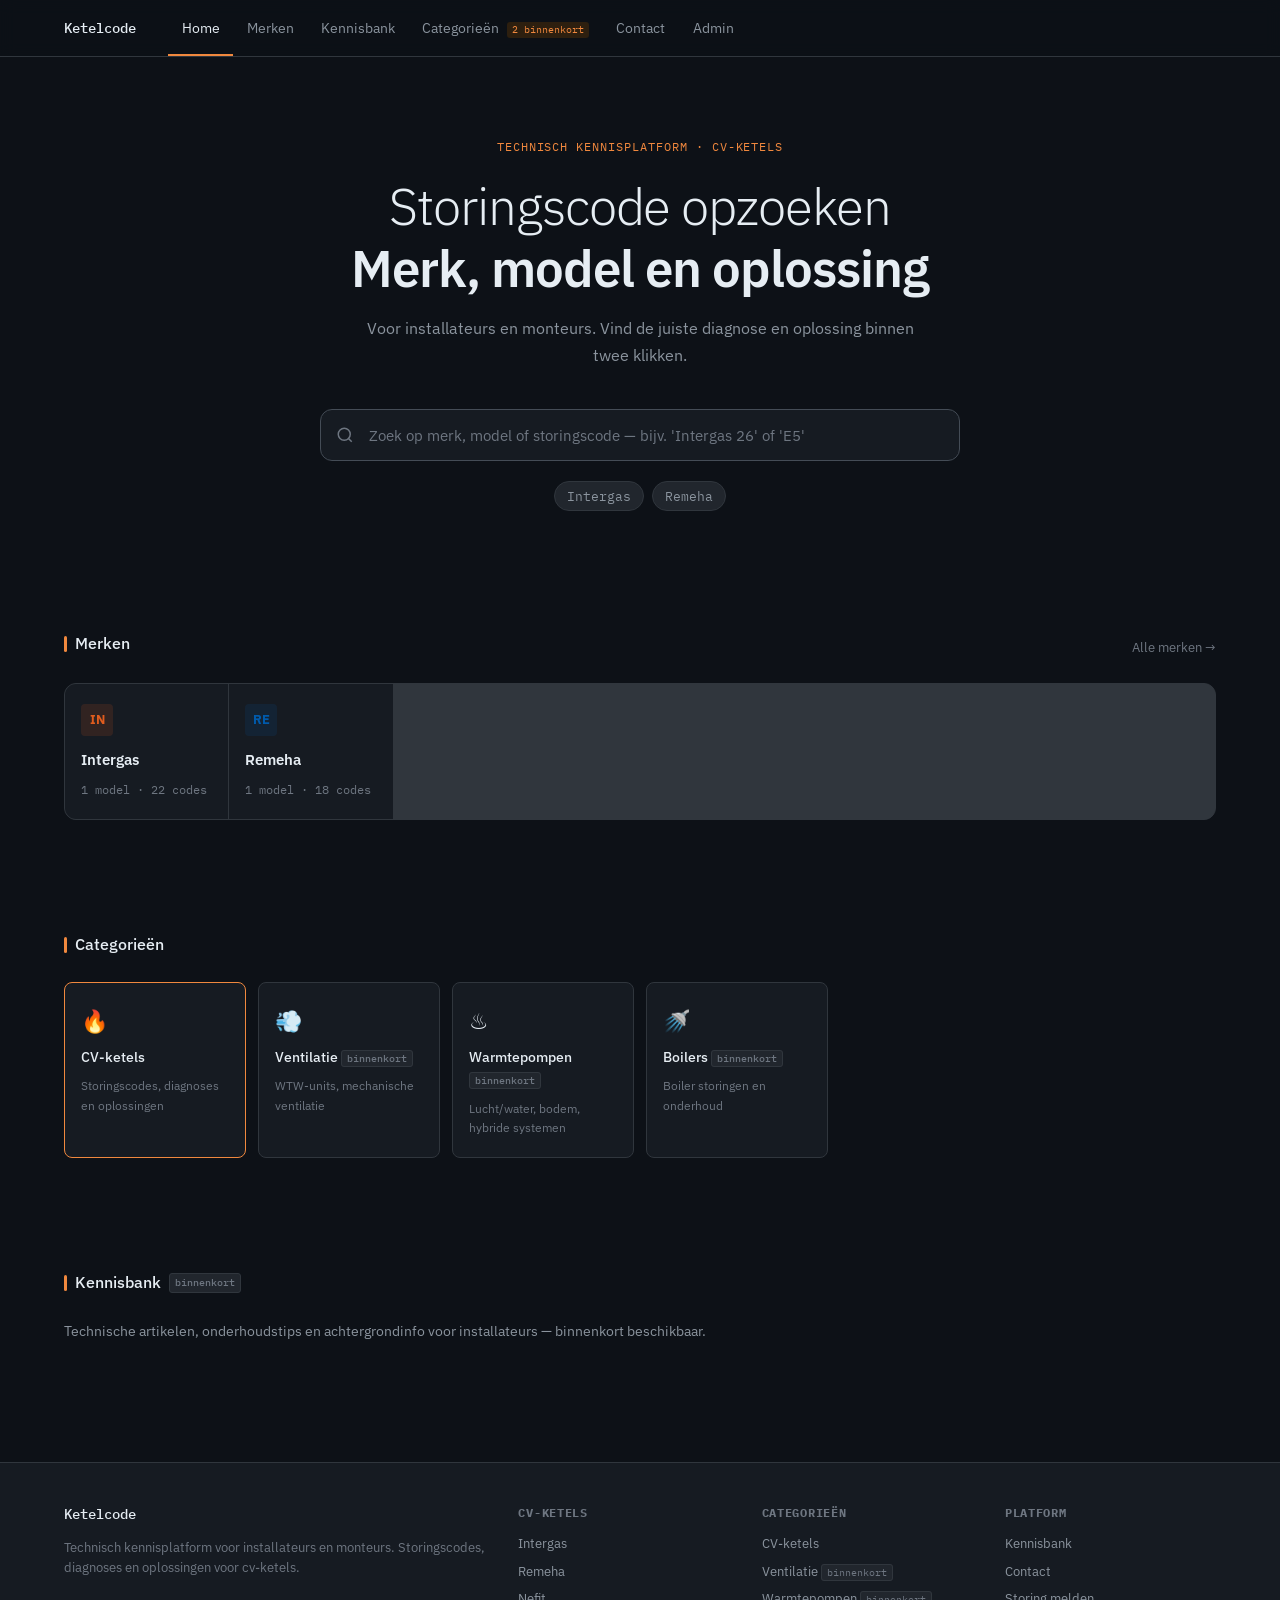
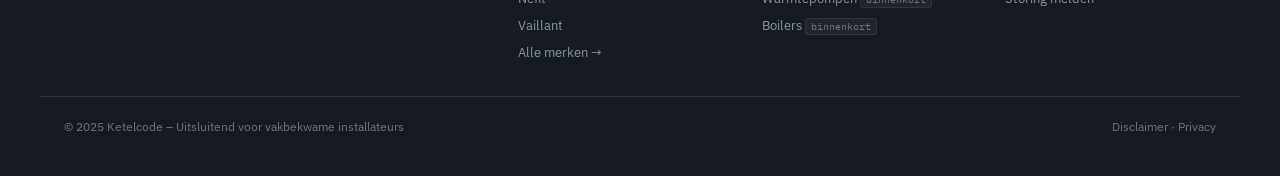
<file: index.html>
<!DOCTYPE html>
<html lang="nl">
<head>
<meta charset="UTF-8">
<meta name="viewport" content="width=device-width, initial-scale=1.0">
<title>Ketelcode – Technisch Kennisplatform voor Installateurs</title>
<meta name="description" content="Professioneel kennisplatform voor cv-ketel storingscodes. Zoek per merk, model en storingscode. Voor installateurs en monteurs.">
<link rel="preconnect" href="https://fonts.googleapis.com">
<link rel="stylesheet" href="https://fonts.googleapis.com/css2?family=IBM+Plex+Mono:wght@400;500&family=IBM+Plex+Sans:wght@300;400;500;600&display=swap">
<link rel="stylesheet" href="assets/css/ketelcode.css?v=2">
</head>
<body>

<!-- NAV -->
<nav>
  <div class="nav-inner">
    <div class="logo" onclick="showPage('home')">Ketelcode</div>
    <ul class="nav-links">
      <li><a href="#" class="active" id="nav-home" onclick="showPage('home');return false;">Home</a></li>
      <li><a href="#" id="nav-merken" onclick="showPage('merken');return false;">Merken</a></li>
      <li><a href="#" id="nav-kennisbank" onclick="showPage('kennisbank');return false;">Kennisbank</a></li>
      <li>
        <button onclick="alert('Categorieën: CV-ketels (actief). Ventilatie en warmtepompen volgen.')">
          Categorieën <span class="nav-badge">2 binnenkort</span>
        </button>
      </li>
      <li><a href="#" id="nav-contact" onclick="showPage('contact');return false;">Contact</a></li>
      <li><a href="admin/index.html" target="_blank" rel="noopener">Admin</a></li>
    </ul>
  </div>
</nav>

<!-- ═══════════════════════════════════════
     PAGE: HOME
═══════════════════════════════════════ -->
<div id="page-home" class="page active">

  <div class="hero">
    <div class="hero-eyebrow">Technisch kennisplatform · CV-ketels</div>
    <h1>Storingscode opzoeken<br><strong>Merk, model en oplossing</strong></h1>
    <p class="hero-sub">Voor installateurs en monteurs. Vind de juiste diagnose en oplossing binnen twee klikken.</p>

    <div class="search-bar-wrap">
      <svg class="search-icon" width="18" height="18" fill="none" stroke="currentColor" stroke-width="2" viewBox="0 0 24 24"><circle cx="11" cy="11" r="8"/><path d="m21 21-4.35-4.35"/></svg>
      <input id="hero-search" class="search-bar" type="search" placeholder="Zoek op merk, model of storingscode — bijv. 'Intergas 26' of 'E5'" autocomplete="off" oninput="handleSearch(this.value)" onfocus="handleSearch(this.value)">
      <div class="search-results" id="search-results"></div>
    </div>

    <div class="quick-tags" id="hero-quick-tags"></div>
  </div>

  <div class="container">

    <div class="section">
      <div class="section-header">
        <div class="section-title">Merken</div>
        <span class="section-link" onclick="showPage('merken')">Alle merken →</span>
      </div>
      <div class="brand-grid" id="home-brand-grid"></div>
    </div>

    <div class="section">
      <div class="section-header">
        <div class="section-title">Categorieën</div>
      </div>
      <div class="cat-grid">
        <div class="cat-card active" onclick="showPage('merken')">
          <div class="cat-icon">🔥</div>
          <div class="cat-name">CV-ketels</div>
          <div class="cat-desc">Storingscodes, diagnoses en oplossingen</div>
        </div>
        <div class="cat-card">
          <div class="cat-icon">💨</div>
          <div class="cat-name">Ventilatie <span class="soon-badge">binnenkort</span></div>
          <div class="cat-desc">WTW-units, mechanische ventilatie</div>
        </div>
        <div class="cat-card">
          <div class="cat-icon">♨️</div>
          <div class="cat-name">Warmtepompen <span class="soon-badge">binnenkort</span></div>
          <div class="cat-desc">Lucht/water, bodem, hybride systemen</div>
        </div>
        <div class="cat-card">
          <div class="cat-icon">🚿</div>
          <div class="cat-name">Boilers <span class="soon-badge">binnenkort</span></div>
          <div class="cat-desc">Boiler storingen en onderhoud</div>
        </div>
      </div>
    </div>

    <div class="section">
      <div class="section-header">
        <div class="section-title">Kennisbank <span class="soon-badge">binnenkort</span></div>
      </div>
      <p class="coming-soon-text">Technische artikelen, onderhoudstips en achtergrondinfo voor installateurs — binnenkort beschikbaar.</p>
    </div>

  </div>
</div>

<!-- ═══════════════════════════════════════
     PAGE: MERKEN OVERZICHT
═══════════════════════════════════════ -->
<div id="page-merken" class="page">
  <div class="page-header">
    <div class="container">
      <div class="breadcrumb">
        <span onclick="showPage('home')">Home</span>
        <span class="sep">›</span>
        <span class="current">Merken</span>
      </div>
      <h1>CV-ketel merken</h1>
      <p>Selecteer een merk om modellen en storingscodes te bekijken.</p>
    </div>
  </div>
  <div class="container">
    <div class="section">
      <div class="brand-grid" id="merken-brand-grid"></div>
    </div>
  </div>
</div>

<!-- ═══════════════════════════════════════
     PAGE: MERK
═══════════════════════════════════════ -->
<div id="page-merk" class="page">
  <div class="page-header">
    <div class="container">
      <div class="breadcrumb" id="merk-breadcrumb"></div>
      <h1 id="merk-title"></h1>
      <p id="merk-desc"></p>
    </div>
  </div>
  <div class="container">
    <div class="section">
      <div class="section-header">
        <div class="section-title">Modellen</div>
      </div>
      <div class="models-grid" id="models-grid"></div>
    </div>
    <div class="section">
      <div class="section-header">
        <div class="section-title">Alle storingen – <span id="merk-name-inline"></span></div>
      </div>
      <input class="table-search" type="search" id="merk-table-search" placeholder="Filter op code of beschrijving…" oninput="filterMerkTable(this.value)">
      <div class="table-wrap">
        <table class="storingen-table" id="merk-table">
          <thead>
            <tr>
              <th>Code</th>
              <th>Model</th>
              <th>Beschrijving</th>
            </tr>
          </thead>
          <tbody id="merk-table-body"></tbody>
        </table>
      </div>
    </div>
  </div>
</div>

<!-- ═══════════════════════════════════════
     PAGE: MODEL
═══════════════════════════════════════ -->
<div id="page-model" class="page">
  <div class="page-header">
    <div class="container">
      <div class="breadcrumb" id="model-breadcrumb"></div>
      <h1 id="model-title"></h1>
      <p id="model-desc"></p>
    </div>
  </div>
  <div class="container">
    <div class="section">
      <div class="table-wrap">
        <table class="storingen-table" id="model-table">
          <thead>
            <tr>
              <th>Code</th>
              <th>Beschrijving</th>
            </tr>
          </thead>
          <tbody id="model-table-body"></tbody>
        </table>
      </div>
    </div>
  </div>
</div>

<!-- ═══════════════════════════════════════
     PAGE: STORING DETAIL
═══════════════════════════════════════ -->
<div id="page-storing" class="page">
  <div class="storing-header">
    <div class="container--narrow">
      <div class="breadcrumb" id="storing-breadcrumb"></div>
      <div class="storing-title-row">
        <div class="storing-code-big" id="storing-code-display"></div>
        <div class="storing-title-info">
          <h1 id="storing-h1"></h1>
          <div class="storing-meta-row" id="storing-meta-row"></div>
        </div>
      </div>
    </div>
  </div>

  <div class="container--narrow" style="padding-top:2.5rem; padding-bottom:4rem;">
    <div id="storing-body"></div>
  </div>
</div>

<!-- ═══════════════════════════════════════
     PAGE: KENNISBANK
═══════════════════════════════════════ -->
<div id="page-kennisbank" class="page">
  <div class="page-header">
    <div class="container">
      <div class="breadcrumb">
        <span onclick="showPage('home')">Home</span>
        <span class="sep">›</span>
        <span class="current">Kennisbank</span>
      </div>
      <h1>Kennisbank <span class="soon-badge">binnenkort</span></h1>
      <p>Technische artikelen, onderhoudstips en achtergrondinfo voor installateurs.</p>
    </div>
  </div>
  <div class="container">
    <div class="section">
      <p class="coming-soon-text">De kennisbank wordt binnenkort aangevuld met artikelen voor installateurs.</p>
    </div>
  </div>
</div>

<!-- ═══════════════════════════════════════
     PAGE: CONTACT
═══════════════════════════════════════ -->
<div id="page-contact" class="page">
  <div class="page-header">
    <div class="container">
      <div class="breadcrumb">
        <span onclick="showPage('home')">Home</span>
        <span class="sep">›</span>
        <span class="current">Contact</span>
      </div>
      <h1>Contact</h1>
      <p>Feedback, foutmeldingen of een ontbrekende storing doorgeven?</p>
    </div>
  </div>
  <div class="container">
    <div class="section">
      <div class="info-grid" style="max-width:700px">
        <div class="info-block">
          <div class="info-block-title"><span class="dot dot-blue"></span>Storing melden of aanvullen</div>
          <p style="font-size:14px;color:var(--c-text2);line-height:1.6">Staat uw merk, model of storingscode er nog niet bij? Stuur ons de details en we voegen het toe aan de database.</p>
          <p style="font-size:13px;color:var(--c-text3);margin-top:0.75rem;font-family:var(--font-mono)">info@ketelcode.nl</p>
        </div>
        <div class="info-block">
          <div class="info-block-title"><span class="dot dot-amber"></span>Fout gevonden?</div>
          <p style="font-size:14px;color:var(--c-text2);line-height:1.6">Klopt een oorzaak of oplossing niet? Meld het via onderstaand e-mailadres met de storingscode en het correcte advies.</p>
          <p style="font-size:13px;color:var(--c-text3);margin-top:0.75rem;font-family:var(--font-mono)">redactie@ketelcode.nl</p>
        </div>
        <div class="info-block" style="grid-column:1/-1">
          <div class="info-block-title"><span class="dot dot-accent"></span>Disclaimer</div>
          <p style="font-size:13.5px;color:var(--c-text2);line-height:1.6">De informatie op dit platform is bedoeld als technische ondersteuning voor vakbekwame installateurs. Aan de inhoud kunnen geen rechten worden ontleend. Werkzaamheden aan gastoestellen mogen uitsluitend worden uitgevoerd door gecertificeerde installateurs.</p>
        </div>
      </div>
    </div>
  </div>
</div>

<!-- FOOTER -->
<footer>
  <div class="footer-inner">
    <div>
      <div class="footer-logo">Ketelcode</div>
      <p class="footer-desc">Technisch kennisplatform voor installateurs en monteurs. Storingscodes, diagnoses en oplossingen voor cv-ketels.</p>
    </div>
    <div class="footer-col">
      <h4>CV-Ketels</h4>
      <ul>
        <li onclick="openMerk('intergas')">Intergas</li>
        <li onclick="openMerk('remeha')">Remeha</li>
        <li onclick="openMerk('nefit')">Nefit</li>
        <li onclick="openMerk('vaillant')">Vaillant</li>
        <li onclick="showPage('merken')">Alle merken →</li>
      </ul>
    </div>
    <div class="footer-col">
      <h4>Categorieën</h4>
      <ul>
        <li onclick="showPage('merken')">CV-ketels</li>
        <li>Ventilatie <span class="soon-badge">binnenkort</span></li>
        <li>Warmtepompen <span class="soon-badge">binnenkort</span></li>
        <li>Boilers <span class="soon-badge">binnenkort</span></li>
      </ul>
    </div>
    <div class="footer-col">
      <h4>Platform</h4>
      <ul>
        <li onclick="showPage('kennisbank')">Kennisbank</li>
        <li onclick="showPage('contact')">Contact</li>
        <li onclick="showPage('contact')">Storing melden</li>
      </ul>
    </div>
  </div>
  <div class="footer-bottom">
    <span>© 2025 Ketelcode – Uitsluitend voor vakbekwame installateurs</span>
    <span>Disclaimer · Privacy</span>
  </div>
</footer>

<script src="assets/js/ketelcode.js?v=4"></script>
</body>
</html>
</file>
<file: assets/css/ketelcode.css>
*, *::before, *::after { box-sizing: border-box; margin: 0; padding: 0; }

:root {
  --c-bg: #0d1117;
  --c-bg2: #161b22;
  --c-bg3: #21262d;
  --c-border: #30363d;
  --c-border2: #444c56;
  --c-text: #e6edf3;
  --c-text2: #8b949e;
  --c-text3: #6e7681;
  --c-accent: #f0883e;
  --c-accent-dim: #2d1f0f;
  --c-blue: #58a6ff;
  --c-blue-dim: #0d2240;
  --c-green: #3fb950;
  --c-green-dim: #0d2c18;
  --c-red: #f85149;
  --c-red-dim: #2d0f0f;
  --c-amber: #d29922;
  --c-amber-dim: #2d2208;
  --font-sans: 'IBM Plex Sans', system-ui, sans-serif;
  --font-mono: 'IBM Plex Mono', 'Courier New', monospace;
  --radius-sm: 4px;
  --radius-md: 8px;
  --radius-lg: 12px;
}

html { scroll-behavior: smooth; }

body {
  font-family: var(--font-sans);
  background: var(--c-bg);
  color: var(--c-text);
  font-size: 15px;
  line-height: 1.6;
  min-height: 100vh;
}

a { color: var(--c-blue); text-decoration: none; }
a:hover { text-decoration: underline; }

/* ── NAV ── */
nav {
  position: sticky;
  top: 0;
  z-index: 100;
  background: rgba(13,17,23,0.92);
  backdrop-filter: blur(8px);
  border-bottom: 1px solid var(--c-border);
}
.nav-inner {
  max-width: 1200px;
  margin: 0 auto;
  padding: 0 1.5rem;
  height: 56px;
  display: flex;
  align-items: center;
  gap: 2rem;
}
.logo {
  font-family: var(--font-mono);
  font-size: 14px;
  font-weight: 500;
  color: var(--c-text);
  white-space: nowrap;
  cursor: pointer;
}
.logo span { color: var(--c-accent); }
.nav-links {
  display: flex;
  gap: 0;
  list-style: none;
  flex: 1;
}
.nav-links li a, .nav-links li button {
  display: block;
  padding: 0 0.85rem;
  height: 56px;
  line-height: 56px;
  font-size: 13.5px;
  color: var(--c-text2);
  background: none;
  border: none;
  cursor: pointer;
  font-family: var(--font-sans);
  white-space: nowrap;
  transition: color 0.15s;
}
.nav-links li a:hover, .nav-links li button:hover,
.nav-links li a.active { color: var(--c-text); text-decoration: none; }
.nav-links li a.active { border-bottom: 2px solid var(--c-accent); }
.nav-badge {
  display: inline-block;
  font-size: 10px;
  background: var(--c-accent-dim);
  color: var(--c-accent);
  border-radius: 3px;
  padding: 1px 5px;
  margin-left: 5px;
  vertical-align: middle;
  font-family: var(--font-mono);
  line-height: 1.4;
}

/* ── PAGES ── */
.page { display: none; }
.page.active { display: block; }

/* ── LAYOUT ── */
.container { max-width: 1200px; margin: 0 auto; padding: 0 1.5rem; }
.container--narrow { max-width: 860px; margin: 0 auto; padding: 0 1.5rem; }

/* ── HERO ── */
.hero {
  padding: 5rem 1.5rem 4rem;
  max-width: 1200px;
  margin: 0 auto;
  text-align: center;
}
.hero-eyebrow {
  font-family: var(--font-mono);
  font-size: 12px;
  color: var(--c-accent);
  letter-spacing: 0.08em;
  text-transform: uppercase;
  margin-bottom: 1.25rem;
}
.hero h1 {
  font-size: clamp(2rem, 5vw, 3.2rem);
  font-weight: 300;
  line-height: 1.2;
  color: var(--c-text);
  margin-bottom: 1rem;
  letter-spacing: -0.02em;
}
.hero h1 strong { font-weight: 600; color: var(--c-text); }
.hero-sub {
  font-size: 16px;
  color: var(--c-text2);
  max-width: 560px;
  margin: 0 auto 2.5rem;
  line-height: 1.7;
}

/* ── SEARCH ── */
.search-bar-wrap {
  max-width: 640px;
  margin: 0 auto;
  position: relative;
}
.search-bar {
  width: 100%;
  padding: 0 1.25rem 0 3rem;
  height: 52px;
  background: var(--c-bg2);
  border: 1px solid var(--c-border2);
  border-radius: var(--radius-lg);
  font-size: 15px;
  color: var(--c-text);
  font-family: var(--font-sans);
  outline: none;
  transition: border-color 0.15s;
  appearance: none;
  -webkit-appearance: none;
  -moz-appearance: none;
  box-shadow: none;
  background-clip: padding-box;
}
.search-bar::-webkit-search-decoration,
.search-bar::-webkit-search-cancel-button,
.search-bar::-webkit-search-results-button,
.search-bar::-webkit-search-results-decoration {
  -webkit-appearance: none;
}
.search-bar::placeholder { color: var(--c-text3); }
.search-bar:focus { border-color: var(--c-accent); }
.search-icon {
  position: absolute;
  left: 1rem;
  top: 50%;
  transform: translateY(-50%);
  color: var(--c-text3);
  pointer-events: none;
}
.search-results {
  position: absolute;
  top: calc(100% + 6px);
  left: 0;
  right: 0;
  background: var(--c-bg2);
  border: 1px solid var(--c-border2);
  border-radius: var(--radius-md);
  z-index: 50;
  max-height: 360px;
  overflow-y: auto;
  display: none;
}
.search-results.open { display: block; }
.search-result-item {
  padding: 0.7rem 1rem;
  cursor: pointer;
  border-bottom: 1px solid var(--c-border);
  display: flex;
  align-items: center;
  gap: 0.75rem;
  transition: background 0.1s;
}
.search-result-item:last-child { border-bottom: none; }
.search-result-item:hover { background: var(--c-bg3); }
.sr-code {
  font-family: var(--font-mono);
  font-size: 12px;
  background: var(--c-accent-dim);
  color: var(--c-accent);
  padding: 2px 7px;
  border-radius: 3px;
  white-space: nowrap;
}
.sr-label { font-size: 13.5px; color: var(--c-text); }
.sr-meta { font-size: 12px; color: var(--c-text3); margin-left: auto; white-space: nowrap; }

/* ── QUICK TAGS ── */
.quick-tags {
  display: flex;
  flex-wrap: wrap;
  gap: 0.5rem;
  justify-content: center;
  margin-top: 1.25rem;
}
.quick-tag {
  font-size: 12.5px;
  background: var(--c-bg3);
  border: 1px solid var(--c-border);
  color: var(--c-text2);
  padding: 4px 12px;
  border-radius: 20px;
  cursor: pointer;
  transition: all 0.15s;
  font-family: var(--font-mono);
}
.quick-tag:hover { border-color: var(--c-accent); color: var(--c-accent); }

/* ── SECTION ── */
.section { padding: 3.5rem 0; }
.section-header {
  display: flex;
  align-items: baseline;
  justify-content: space-between;
  margin-bottom: 1.5rem;
  gap: 1rem;
}
.section-title {
  font-size: 16px;
  font-weight: 500;
  color: var(--c-text);
  display: flex;
  align-items: center;
  gap: 0.5rem;
}
.section-title::before {
  content: '';
  display: inline-block;
  width: 3px;
  height: 16px;
  background: var(--c-accent);
  border-radius: 2px;
}
.section-link {
  font-size: 13px;
  color: var(--c-text3);
  white-space: nowrap;
  cursor: pointer;
}
.section-link:hover { color: var(--c-blue); text-decoration: none; }

/* ── BRAND GRID ── */
.brand-grid {
  display: grid;
  grid-template-columns: repeat(auto-fill, minmax(160px, 1fr));
  gap: 1px;
  background: var(--c-border);
  border: 1px solid var(--c-border);
  border-radius: var(--radius-lg);
  overflow: hidden;
}
.brand-card {
  background: var(--c-bg2);
  padding: 1.25rem 1rem;
  cursor: pointer;
  transition: background 0.12s;
  display: flex;
  flex-direction: column;
  gap: 0.5rem;
}
.brand-card:hover { background: var(--c-bg3); }
.brand-name {
  font-size: 15px;
  font-weight: 600;
  color: var(--c-text);
}
.brand-count {
  font-size: 12px;
  color: var(--c-text3);
  font-family: var(--font-mono);
}
.brand-icon {
  width: 32px;
  height: 32px;
  border-radius: var(--radius-sm);
  display: flex;
  align-items: center;
  justify-content: center;
  font-weight: 700;
  font-size: 13px;
  margin-bottom: 0.25rem;
}

/* ── STORINGEN TABLE ── */
.storingen-table {
  width: 100%;
  border-collapse: collapse;
  font-size: 14px;
}
.storingen-table th {
  text-align: left;
  padding: 0.6rem 1rem;
  font-size: 11px;
  font-weight: 500;
  text-transform: uppercase;
  letter-spacing: 0.05em;
  color: var(--c-text3);
  border-bottom: 1px solid var(--c-border);
  font-family: var(--font-mono);
}
.storingen-table td {
  padding: 0.8rem 1rem;
  border-bottom: 1px solid var(--c-border);
  vertical-align: middle;
}
.storingen-table tr:last-child td { border-bottom: none; }
.storingen-table tr:hover td { background: var(--c-bg3); cursor: pointer; }
.code-badge {
  font-family: var(--font-mono);
  font-size: 12px;
  font-weight: 500;
  background: var(--c-accent-dim);
  color: var(--c-accent);
  padding: 3px 8px;
  border-radius: 4px;
  white-space: nowrap;
  display: inline-block;
}
.table-wrap {
  background: var(--c-bg2);
  border: 1px solid var(--c-border);
  border-radius: var(--radius-lg);
  overflow: hidden;
}

/* ── STORING DETAIL ── */
.storing-header {
  background: var(--c-bg2);
  border-bottom: 1px solid var(--c-border);
  padding: 2.5rem 0;
}
.breadcrumb {
  display: flex;
  align-items: center;
  gap: 0.5rem;
  font-size: 13px;
  color: var(--c-text3);
  margin-bottom: 1.25rem;
  flex-wrap: wrap;
}
.breadcrumb span { cursor: pointer; color: var(--c-text3); }
.breadcrumb span:hover { color: var(--c-blue); }
.breadcrumb .sep { color: var(--c-border2); }
.breadcrumb .current { color: var(--c-text2); cursor: default; }
.storing-title-row {
  display: flex;
  align-items: flex-start;
  gap: 1rem;
  flex-wrap: wrap;
}
.storing-code-big {
  font-family: var(--font-mono);
  font-size: 2.5rem;
  font-weight: 500;
  color: var(--c-accent);
  line-height: 1;
}
.storing-title-info h1 {
  font-size: 1.5rem;
  font-weight: 500;
  color: var(--c-text);
  margin-bottom: 0.4rem;
  line-height: 1.3;
}
.storing-meta-row {
  display: flex;
  gap: 0.75rem;
  flex-wrap: wrap;
  align-items: center;
  margin-top: 0.75rem;
}
.meta-chip {
  font-size: 12px;
  color: var(--c-text3);
  background: var(--c-bg3);
  border: 1px solid var(--c-border);
  padding: 3px 10px;
  border-radius: 20px;
  font-family: var(--font-mono);
}

/* ── INFO BLOCKS ── */
.info-grid {
  display: grid;
  grid-template-columns: repeat(auto-fit, minmax(280px, 1fr));
  gap: 1.25rem;
  margin-top: 2rem;
}
.info-block {
  background: var(--c-bg2);
  border: 1px solid var(--c-border);
  border-radius: var(--radius-lg);
  padding: 1.25rem;
}
.info-block-title {
  font-size: 11px;
  font-weight: 500;
  text-transform: uppercase;
  letter-spacing: 0.06em;
  color: var(--c-text3);
  font-family: var(--font-mono);
  margin-bottom: 0.75rem;
  display: flex;
  align-items: center;
  gap: 0.5rem;
}
.info-block-title .dot {
  width: 6px;
  height: 6px;
  border-radius: 50%;
  flex-shrink: 0;
}
.dot-blue { background: var(--c-blue); }
.dot-amber { background: var(--c-amber); }
.dot-green { background: var(--c-green); }
.dot-red { background: var(--c-red); }
.dot-accent { background: var(--c-accent); }
.info-block ul {
  list-style: none;
  display: flex;
  flex-direction: column;
  gap: 0.5rem;
}
.info-block ul li {
  font-size: 14px;
  color: var(--c-text2);
  padding-left: 1rem;
  position: relative;
  line-height: 1.5;
}
.info-block ul li::before {
  content: '–';
  position: absolute;
  left: 0;
  color: var(--c-text3);
}

/* ── STAPPEN ── */
.stappen {
  display: flex;
  flex-direction: column;
  gap: 0;
}
.stap {
  display: flex;
  gap: 1rem;
  padding: 1rem 0;
  position: relative;
}
.stap:not(:last-child)::after {
  content: '';
  position: absolute;
  left: 14px;
  top: 44px;
  bottom: 0;
  width: 1px;
  background: var(--c-border);
}
.stap-num {
  width: 28px;
  height: 28px;
  border-radius: 50%;
  background: var(--c-bg3);
  border: 1px solid var(--c-border2);
  display: flex;
  align-items: center;
  justify-content: center;
  font-family: var(--font-mono);
  font-size: 12px;
  color: var(--c-accent);
  flex-shrink: 0;
  margin-top: 2px;
  position: relative;
  z-index: 1;
}
.stap-body { flex: 1; }
.stap-body strong {
  display: block;
  font-size: 14px;
  color: var(--c-text);
  margin-bottom: 0.2rem;
}
.stap-body p {
  font-size: 13.5px;
  color: var(--c-text2);
  line-height: 1.5;
}

/* ── ALERT BLOCKS ── */
.alert {
  border-radius: var(--radius-md);
  padding: 0.9rem 1.1rem;
  font-size: 14px;
  line-height: 1.5;
  display: flex;
  gap: 0.75rem;
  align-items: flex-start;
}
.alert-icon { flex-shrink: 0; font-size: 16px; margin-top: 1px; }
.alert-warning { background: var(--c-amber-dim); border: 1px solid rgba(210,153,34,0.3); color: #d9a84a; }
.alert-danger { background: var(--c-red-dim); border: 1px solid rgba(248,81,73,0.3); color: #f07070; }
.alert-info { background: var(--c-blue-dim); border: 1px solid rgba(88,166,255,0.3); color: #7ab8ff; }

/* ── MODELS GRID ── */
.models-grid {
  display: grid;
  grid-template-columns: repeat(auto-fill, minmax(200px, 1fr));
  gap: 0.75rem;
}
.model-card {
  background: var(--c-bg2);
  border: 1px solid var(--c-border);
  border-radius: var(--radius-md);
  padding: 1rem;
  cursor: pointer;
  transition: all 0.12s;
}
.model-card:hover {
  border-color: var(--c-accent);
  background: var(--c-bg3);
}
.model-name { font-size: 14px; font-weight: 500; color: var(--c-text); margin-bottom: 0.25rem; }
.model-info { font-size: 12px; color: var(--c-text3); font-family: var(--font-mono); }

/* ── PAGE HEADER ── */
.page-header {
  background: var(--c-bg2);
  border-bottom: 1px solid var(--c-border);
  padding: 2.5rem 0 2rem;
}
.page-header h1 {
  font-size: 1.75rem;
  font-weight: 500;
  color: var(--c-text);
  margin-bottom: 0.4rem;
}
.page-header p {
  font-size: 14.5px;
  color: var(--c-text2);
  max-width: 560px;
}

/* ── KENNISBANK ── */

/* ── BACK BUTTON ── */
.back-btn {
  display: inline-flex;
  align-items: center;
  gap: 0.4rem;
  font-size: 13px;
  color: var(--c-text3);
  cursor: pointer;
  padding: 0.4rem 0;
  margin-bottom: 1.5rem;
  transition: color 0.12s;
  border: none;
  background: none;
  font-family: var(--font-sans);
}
.back-btn:hover { color: var(--c-text); }
.back-btn::before { content: '←'; }

/* ── FOOTER ── */
footer {
  border-top: 1px solid var(--c-border);
  margin-top: 4rem;
  padding: 2.5rem 0;
  background: var(--c-bg2);
}
.footer-inner {
  max-width: 1200px;
  margin: 0 auto;
  padding: 0 1.5rem;
  display: grid;
  grid-template-columns: 2fr 1fr 1fr 1fr;
  gap: 2rem;
}
.footer-logo {
  font-family: var(--font-mono);
  font-size: 14px;
  font-weight: 500;
  color: var(--c-text);
  margin-bottom: 0.75rem;
}
.footer-desc { font-size: 13px; color: var(--c-text3); line-height: 1.6; }
.footer-col h4 { font-size: 12px; text-transform: uppercase; letter-spacing: 0.06em; color: var(--c-text3); font-family: var(--font-mono); margin-bottom: 0.75rem; }
.footer-col ul { list-style: none; display: flex; flex-direction: column; gap: 0.4rem; }
.footer-col ul li { font-size: 13px; color: var(--c-text2); cursor: pointer; }
.footer-col ul li:hover { color: var(--c-text); }
.footer-bottom {
  max-width: 1200px;
  margin: 0 auto;
  padding: 1.25rem 1.5rem 0;
  border-top: 1px solid var(--c-border);
  margin-top: 2rem;
  font-size: 12px;
  color: var(--c-text3);
  display: flex;
  justify-content: space-between;
  flex-wrap: wrap;
  gap: 0.5rem;
}

/* ── DIVIDER ── */
.divider { border: none; border-top: 1px solid var(--c-border); margin: 2.5rem 0; }


/* ── RESPONSIVE ── */
@media (max-width: 768px) {
  .nav-links { display: none; }
  .hero { padding: 3rem 1.5rem 2.5rem; }
  .footer-inner { grid-template-columns: 1fr 1fr; }
  .info-grid { grid-template-columns: 1fr; }
  .brand-grid { grid-template-columns: repeat(auto-fill, minmax(130px, 1fr)); }
}
@media (max-width: 480px) {
  .footer-inner { grid-template-columns: 1fr; }
  .storing-code-big { font-size: 1.8rem; }
}

/* ── INLINE SEARCH INPUT (filter) ── */
.table-search {
  width: 100%;
  max-width: 320px;
  padding: 0.45rem 0.8rem;
  background: var(--c-bg3);
  border: 1px solid var(--c-border);
  border-radius: var(--radius-md);
  font-size: 13.5px;
  color: var(--c-text);
  font-family: var(--font-sans);
  outline: none;
  margin-bottom: 1rem;
}
.table-search:focus { border-color: var(--c-accent); }
.table-search::placeholder { color: var(--c-text3); }

.coming-soon-text {
  font-size: 14px;
  color: var(--c-text2);
  line-height: 1.6;
  max-width: 42rem;
}

/* ── SOON BADGE ── */
.soon-badge {
  font-size: 10px;
  background: var(--c-bg3);
  color: var(--c-text3);
  border: 1px solid var(--c-border);
  border-radius: 3px;
  padding: 1px 5px;
  font-family: var(--font-mono);
}

/* ── CATEGORIES PREVIEW ── */
.cat-grid {
  display: grid;
  grid-template-columns: repeat(auto-fill, minmax(180px, 1fr));
  gap: 0.75rem;
}
.cat-card {
  background: var(--c-bg2);
  border: 1px solid var(--c-border);
  border-radius: var(--radius-md);
  padding: 1.25rem 1rem;
  display: flex;
  flex-direction: column;
  gap: 0.5rem;
}
.cat-card.active { border-color: var(--c-accent); cursor: pointer; }
.cat-card.active:hover { background: var(--c-bg3); }
.cat-icon { font-size: 22px; }
.cat-name { font-size: 14px; font-weight: 500; color: var(--c-text); }
.cat-desc { font-size: 12px; color: var(--c-text3); }
</file>
